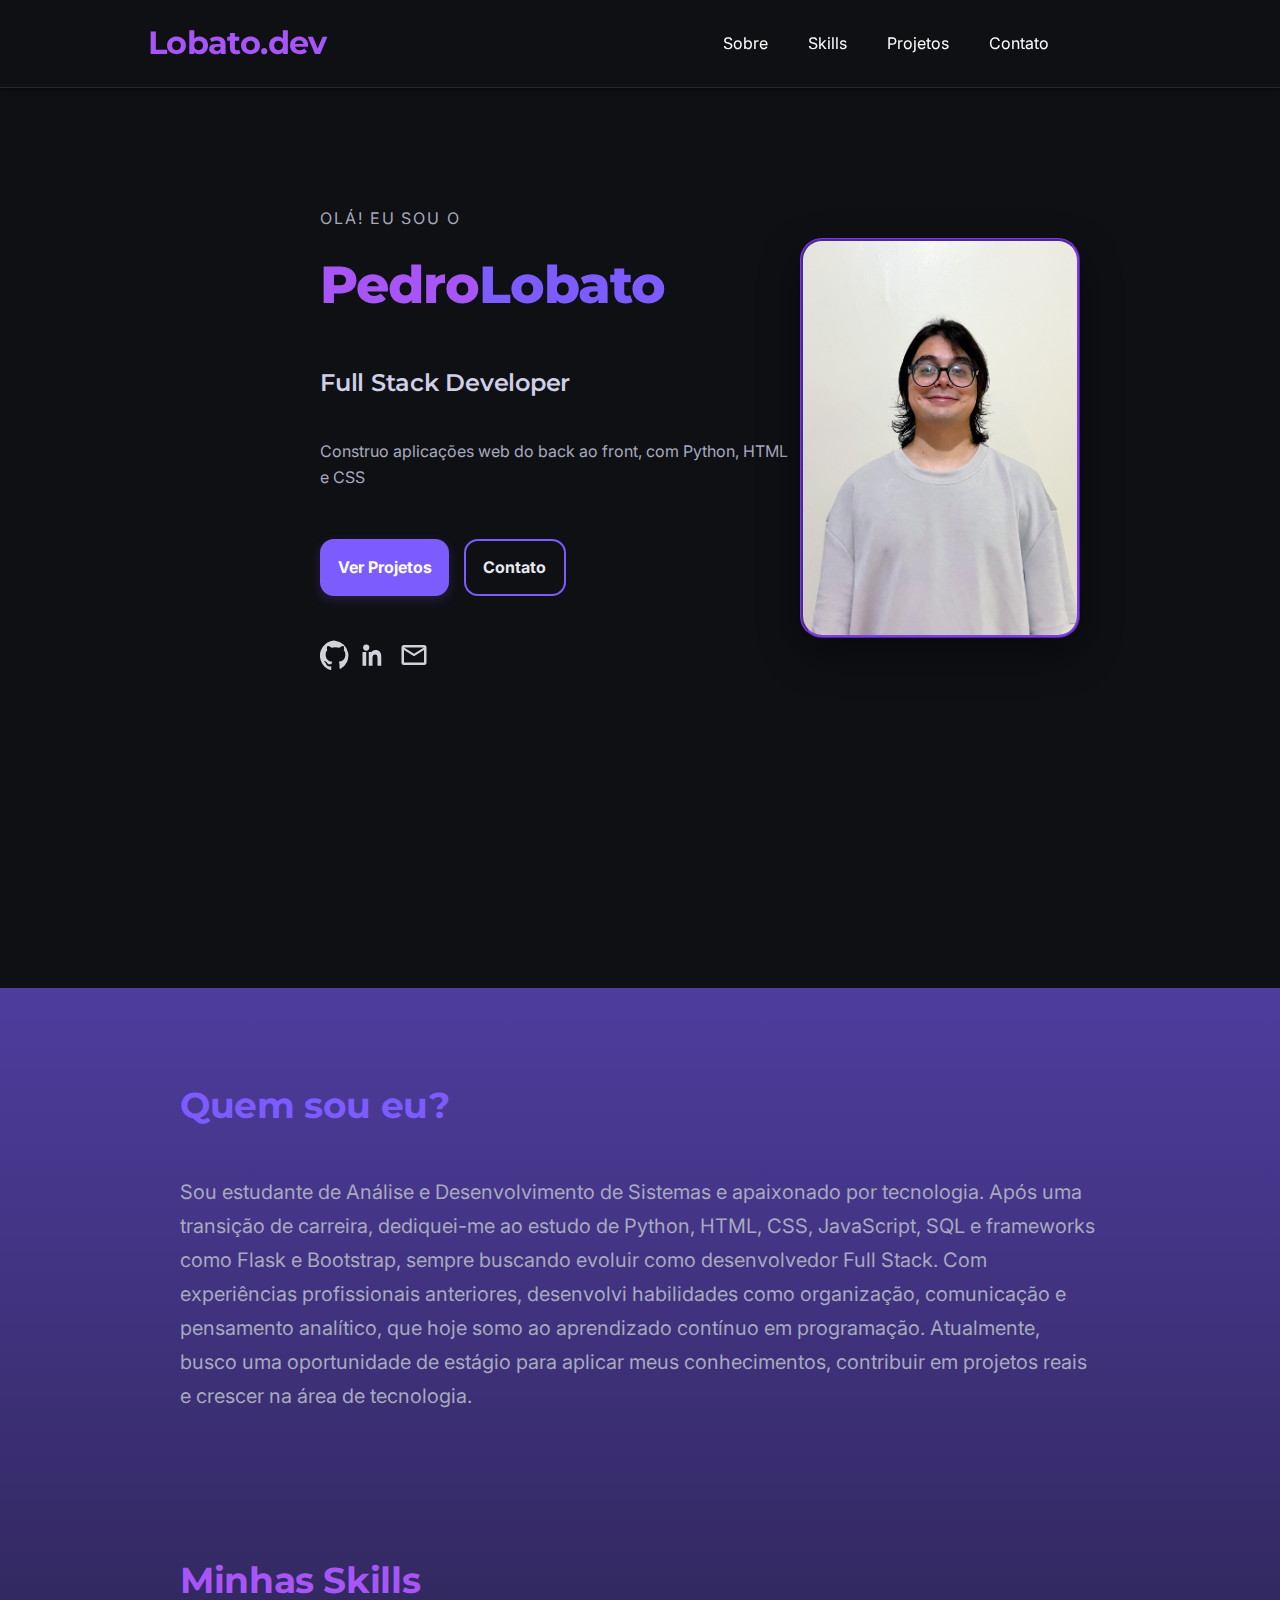
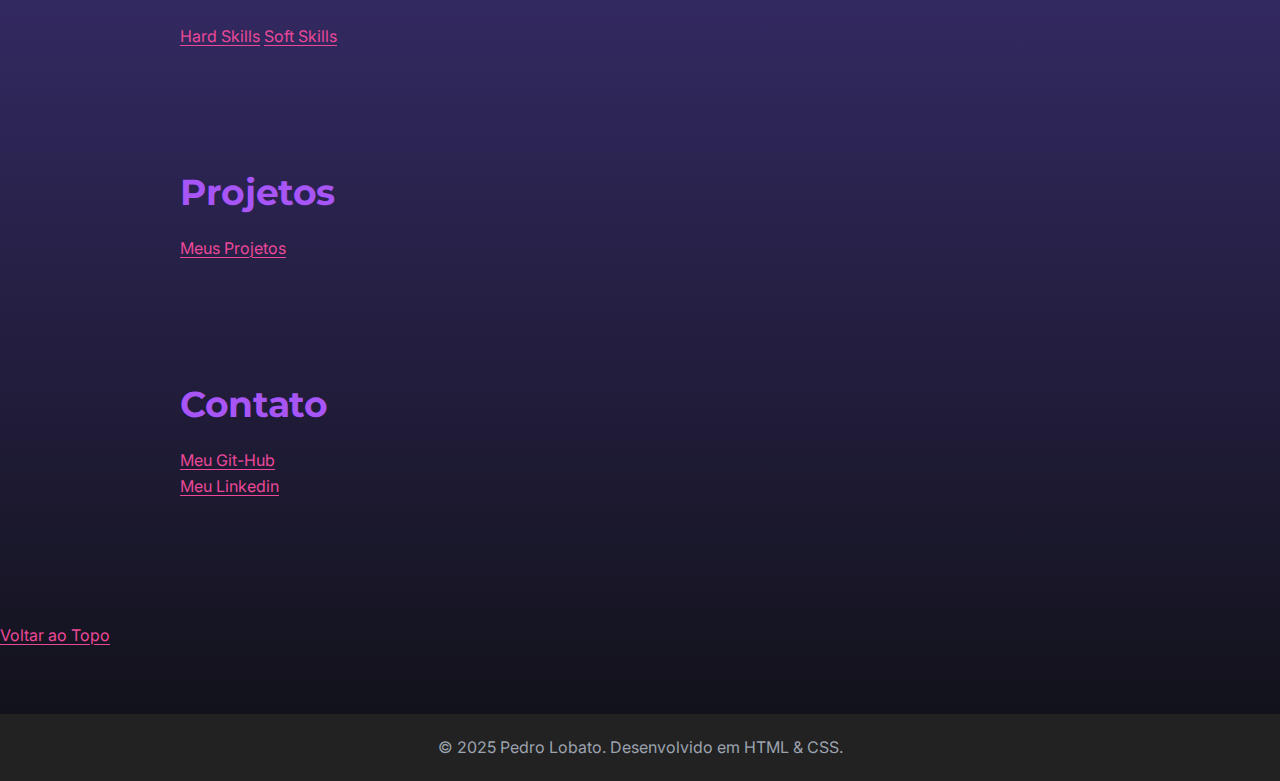
<file: index.html>
<!DOCTYPE html>
<html lang="en">
<head>
    <meta charset="UTF-8">
    <meta name="viewport" content="width=device-width, initial-scale=1.0">
    <meta name="keywords" content="portfolio,programacao,curriculo">
    <meta name="description" content="Essa é minha página profissional">
    <meta name="author" content="Pedro Lobato">
    <title>Portfólio | Pedro Lobato</title>
    <link rel="stylesheet" href="style.css">
</head>

<body>

    <div id="topo"></div>
    <header>
        <h1>Lobato.dev</h1>
        <nav>
            <ul>
               <li><a href="#sobre">Sobre</a></li> 
               <li><a href="#skills">Skills</a></li>
               <li><a href="#projetos">Projetos</a></li>
               <li><a href="#contato">Contato</a></li>
            </ul>
        </nav>
    </header>

<main>

    <section id="home" class="hero">

            <div class="hero_content">

                <p class="hero_eyebrow">Olá! eu sou o</p>

                <h1 class="hero_title">Pedro<span>Lobato</span></h1>

                <h2 class="hero_subtitle">Full Stack Developer</h2>

                <p class="hero_description">Construo aplicações web do back ao front, com Python, HTML e CSS</p>

                <div class="hero_cta">
                    <a href="#projetos" class="btn btn--primary">Ver Projetos</a>
                    <a href="#contato" class="btn btn--ghost">Contato</a>
                </div>

                <nav class="hero__social" aria-label="Redes Sociais">
                    <a href="https://www.github.com/lobato-ph17" target="_blank" rel="noopener" aria-label="GitHub" class="social">
                        <svg viewBox="0 0 24 24" class="social_icon" aria-hidden="true"><path d="M12 .5a12 12 0 0 0-3.8 23.4c.6.1.8-.3.8-.6v-2.2c-3.3.7-4-1.6-4-1.6-.6-1.4-1.4-1.8-1.4-1.8-1.1-.8.1-.8.1-.8 1.2.1 1.9 1.2 1.9 1.2 1.1 1.9 2.9 1.4 3.6 1.1.1-.8.4-1.4.7-1.8-2.6-.3-5.4-1.3-5.4-6a4.7 4.7 0 0 1 1.3-3.3 4.3 4.3 0 0 1 .1-3.2s1-.3 3.4 1.3a11.9 11.9 0 0 1 6.2 0c2.4-1.6 3.4-1.3 3.4-1.3a4.3 4.3 0 0 1 .1 3.2 4.7 4.7 0 0 1 1.3 3.3c0 4.7-2.8 5.7-5.5 6 .4.3.8 1 .8 2v3c0 .3.2.7.8.6A12 12 0 0 0 12 .5Z"/></svg>
                        </a>
                        <a href="https://www.linkedin.com/in/lobato-dev/" target="_blank" rel="noopener" aria-label="linkedin" class="social">
                            <svg viewBox="0 0 24 24" class="social_icon" aria-hidden="true"><path d="M4.98 3.5a2.5 2.5 0 1 1 0 5.001 2.5 2.5 0 0 1 0-5Zm.02 6H2v11h3V9.5Zm5 0H7v11h3v-6c0-1.6.4-2.9 2.1-2.9 1.6 0 1.9 1.3 1.9 3v5.9h3V13c0-3.5-1.9-5.1-4.5-5.1-2 0-2.9 1.1-3.5 1.9V9.5Z"/></svg>
                        </a>
                        <a href="mailto:lobato.ph17@gmail.com" aria-label="Email" class="social">                       
                            <svg viewBox="0 0 24 24" class="social_icon" aria-hidden="true"><path d="M2 6a2 2 0 0 1 2-2h16a2 2 0 0 1 2 2v12a2 2 0 0 1-2 2H4a2 2 0 0 1-2-2V6Zm2 0 8 5 8-5H4Zm16 12V8l-8 5-8-5v10h16Z"/></svg>
                    </a>
                </nav>    
            </div>

            <div class="hero_visual">
                    <img src="images/Lobato.PNG" alt="Foto de Pedro Lobato" class="hero_photo">
            </div>

    </section>

    <section class="container">

        <section id="sobre" class="sobre">
                <h2>Quem sou eu?</h2>
                <p>Sou estudante de Análise e Desenvolvimento de Sistemas e apaixonado por tecnologia. Após uma transição de carreira, dediquei-me ao estudo de Python, HTML, CSS, JavaScript, SQL e frameworks como Flask e Bootstrap, sempre buscando evoluir como desenvolvedor Full Stack.
                Com experiências profissionais anteriores, desenvolvi habilidades como organização, comunicação e pensamento analítico, que hoje somo ao aprendizado contínuo em programação.
                Atualmente, busco uma oportunidade de estágio para aplicar meus conhecimentos, contribuir em projetos reais e crescer na área de tecnologia.</p>
        </section>
        <br>

        <section id="Skills">
            <h2>Minhas Skills</h2>
            <a href="skills.html" target="_blank" id="skills">Hard Skills</a>
            <a href="minhasqualidades.html">Soft Skills</a>
        </section>
        <br>
        
        <section id="projetos">
            <h2>Projetos</h2>
            <a href="">Meus Projetos</a>
        </section>
        <br>

        <section id="contato">
            <h2>Contato</h2>
            <a href="https://github.com/lobato-ph17" target="_blank">Meu Git-Hub</a> <br>
            <a href="https://www.linkedin.com/in/lobato-dev">Meu Linkedin</a>
        </section>

    </section>

</main>
    <br>
    <a href="#topo">Voltar ao Topo</a> <br><br>
    <footer>
        <p>© 2025 Pedro Lobato. Desenvolvido em HTML & CSS.</p>
    </footer>
</body>

</html>
</file>
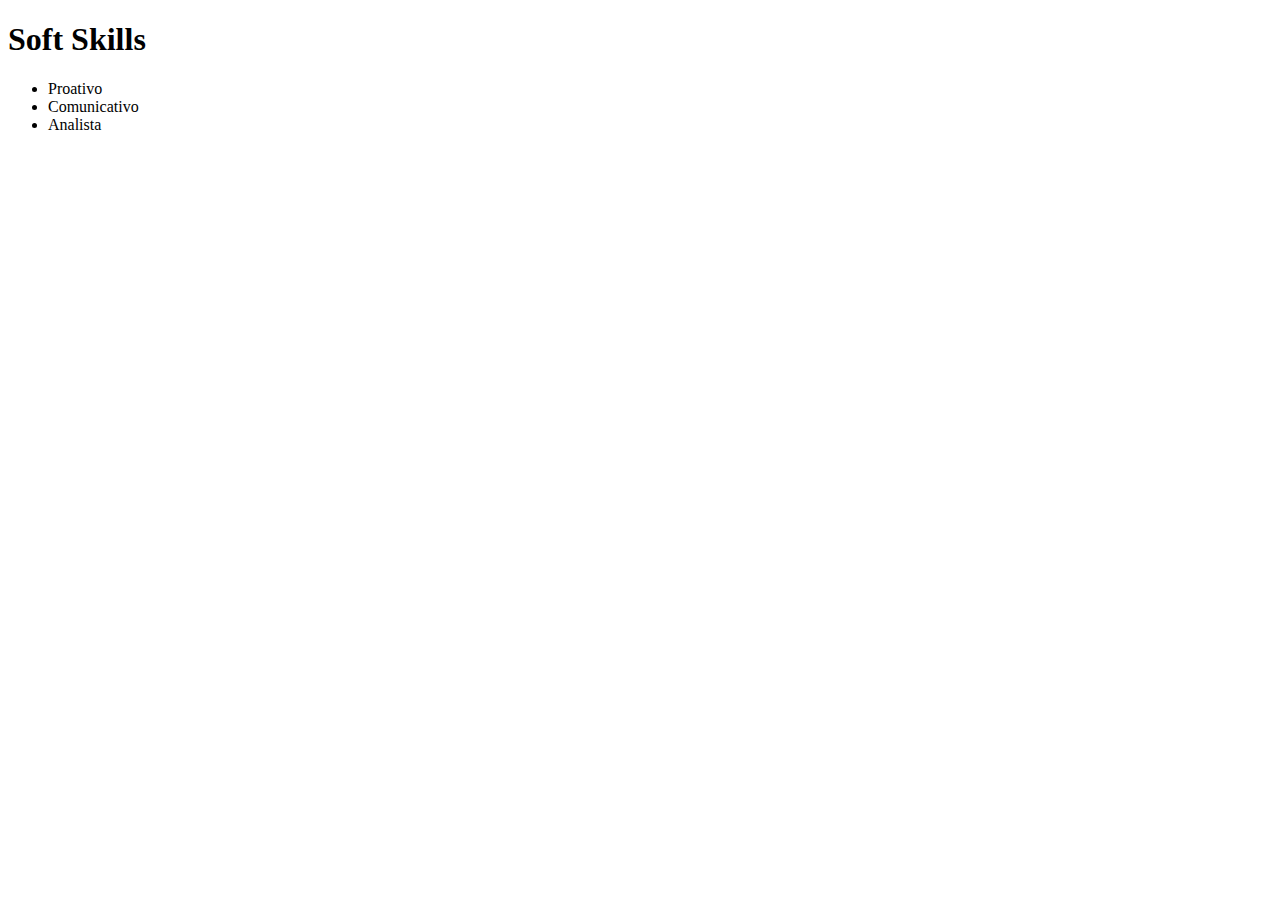
<file: minhasqualidades.html>
<!DOCTYPE html>
<html lang="en">
<head>
    <meta charset="UTF-8">
    <meta name="viewport" content="width=device-width, initial-scale=1.0">
    <title>Document</title>
</head>
<body>
    <h1>Soft Skills</h1>
    <ul>
        <li>Proativo</li>
        <li>Comunicativo</li>
        <li>Analista</li>
    </ul>
</body>
</html>
</file>
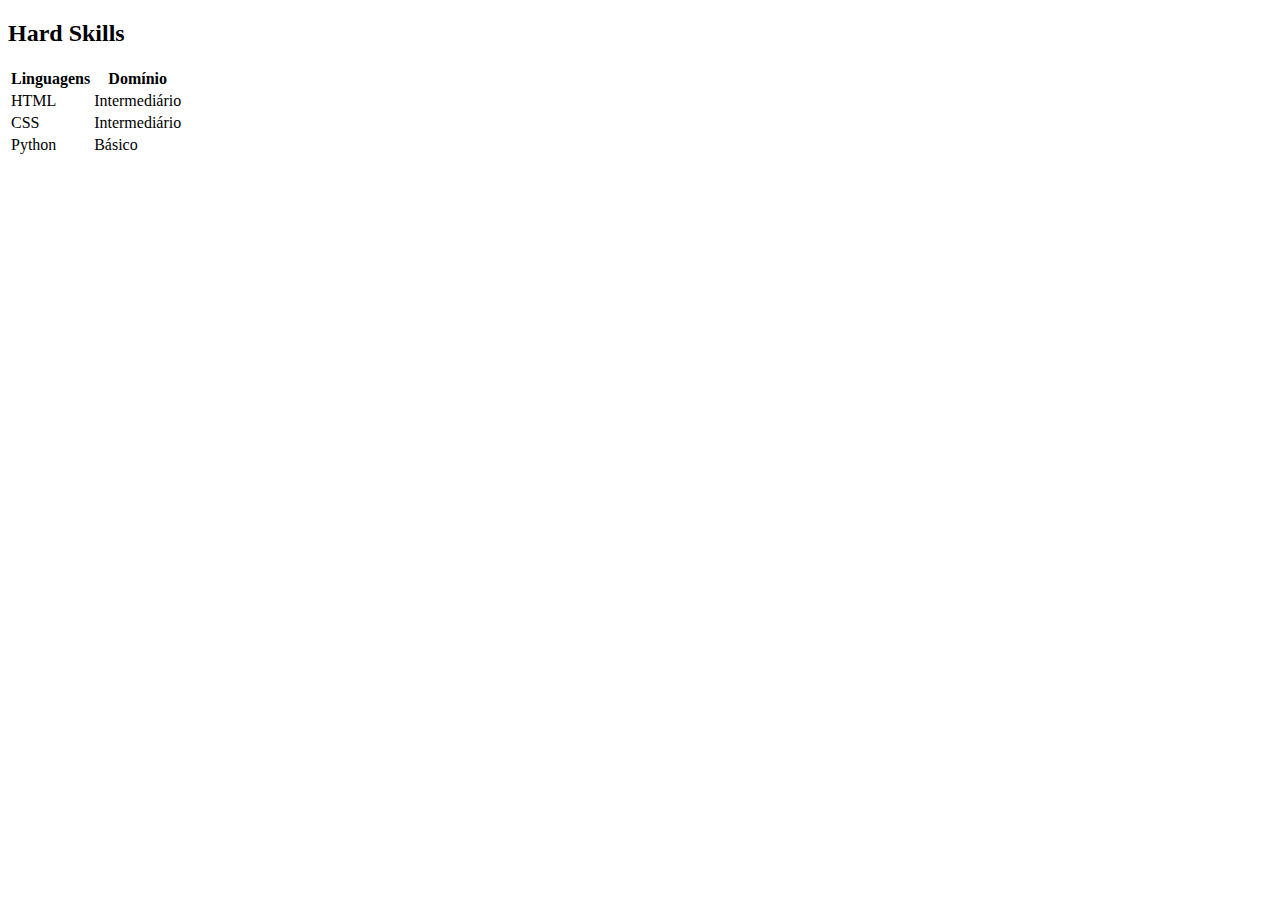
<file: skills.html>
<!DOCTYPE html>
<html lang="en">
<head>
    <meta charset="UTF-8">
    <meta name="viewport" content="width=device-width, initial-scale=1.0">
    <title>Document</title>
</head>
<body>
    <h2>Hard Skills</h2>
    
    <table>
        <tr>
            <th>Linguagens</th>
            <th>Domínio</th>
        </tr>

        <tr>
            <td>HTML</td>
            <td>Intermediário</td>
        </tr>

        <tr>
            <td>CSS</td>
            <td>Intermediário</td>
        </tr>

        <tr>
            <td>Python</td>
            <td>Básico</td>
        </tr>

    </table>
</body>
</html>
</file>
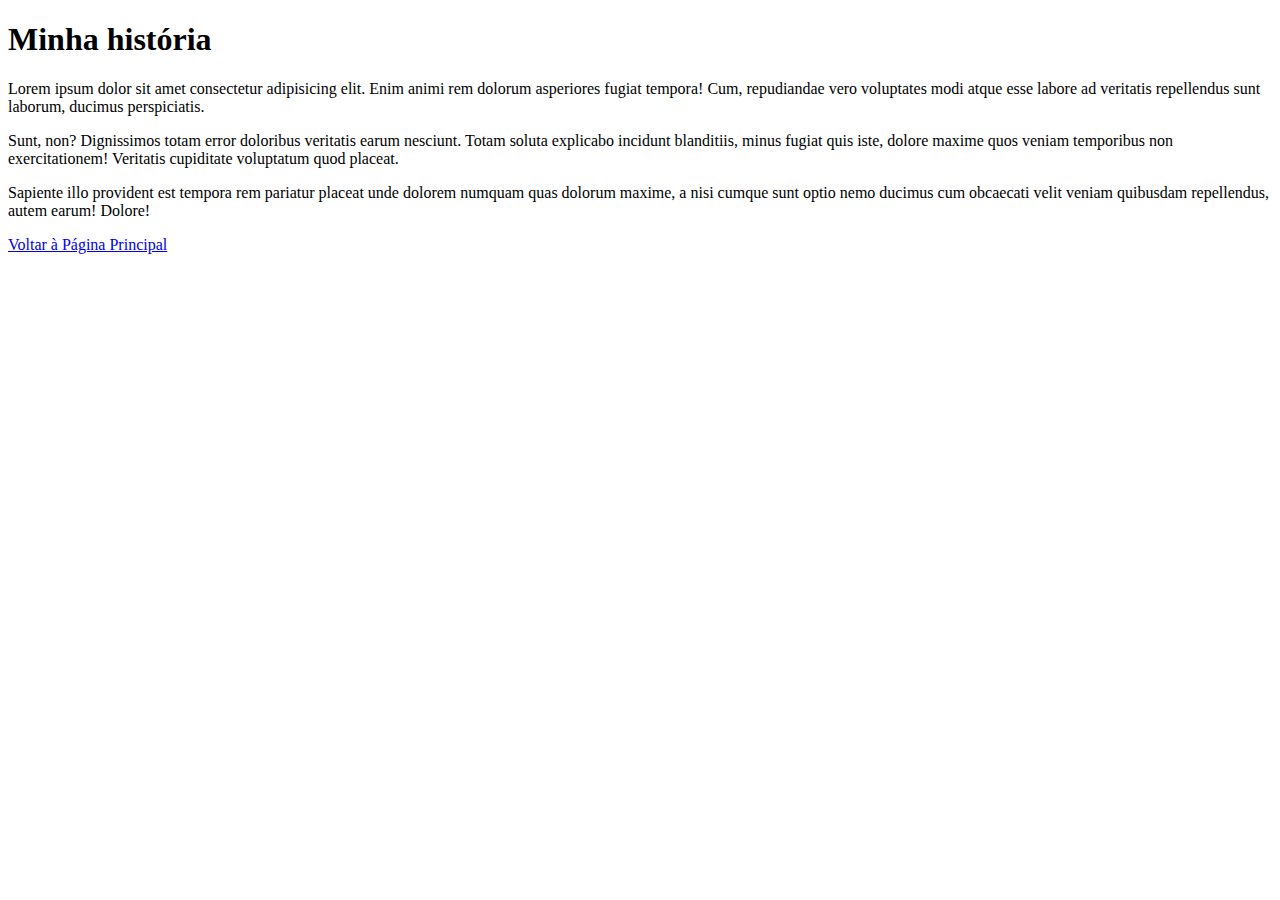
<file: sobre.html>
<!DOCTYPE html>
<html lang="en">
<head>
    <meta charset="UTF-8">
    <meta name="viewport" content="width=device-width, initial-scale=1.0">
    <title>Document</title>
</head>
<body>
    <h1>Minha história</h1>

    <p>Lorem ipsum dolor sit amet consectetur adipisicing elit. Enim animi rem dolorum asperiores fugiat tempora! Cum, repudiandae vero voluptates modi atque esse labore ad veritatis repellendus sunt laborum, ducimus perspiciatis.</p>
    <p>Sunt, non? Dignissimos totam error doloribus veritatis earum nesciunt. Totam soluta explicabo incidunt blanditiis, minus fugiat quis iste, dolore maxime quos veniam temporibus non exercitationem! Veritatis cupiditate voluptatum quod placeat.</p>
    <p>Sapiente illo provident est tempora rem pariatur placeat unde dolorem numquam quas dolorum maxime, a nisi cumque sunt optio nemo ducimus cum obcaecati velit veniam quibusdam repellendus, autem earum! Dolore!</p>

    <a href="index.html">Voltar à Página Principal</a>


</body>
</html>
</file>
<file: style.css>
@import url('https://fonts.googleapis.com/css2?family=Montserrat:wght@400;700&family=Inter:wght@400;500&display=swap');

html {
  -webkit-text-size-adjust: 100%;
  scroll-behavior: smooth;
}

:root{
  --bg: #0f1014;           
  --surface: #171922;      
  --text: #e8e8f0;         
  --muted: #a7a9be;        
  --accent: #7c5cff;        
  --accent-strong: #7c3aed;
  --line: rgba(255,255,255,.08);    

  --space-1: .25rem;   /* 4px */
  --space-2: .5rem;    /* 8px */
  --space-3: .75rem;   /* 12px */
  --space-4: 1rem;     /* 16px */
  --space-5: 1.5rem;   /* 24px */
  --space-6: 2rem;     /* 32px */
  --space-7: 3rem;     /* 48px */
  --space-8: 4rem;     /* 64px */ 

  --radius-md: 12px;
  --radius-xl: 16px;
  --radius-2xl: 24px;

  --shadow-sm: 0 1px 1px rgba(0,0,0,.25);
  --shadow-md: 0 6px 18px rgba(0,0,0,.35);
  --shadow-lg: 0 18px 40px rgba(0,0,0,.45);

  --dur: .2s;
  --ease: cubic-bezier(.2,.7,.2,1);

  --content-max: 1100px;
}

* {
    margin: 0;
    padding: 0;
    box-sizing: border-box;
}

body {
  margin: 0;
  background: linear-gradient(var(--accent),var(--bg) ) no-repeat;
  color: var(--text);
  font-family:Inter, system-ui, -apple-system, Segoe UI, Roboto, "Helvetica Neue", Arial, sans-serif;
  line-height: 1.65;
  text-rendering: optimizeLegibility;
}

h1,h2,h3,h4,h5,h6,p { margin: 0; }

ul[role="list"], ol[role="list"] { list-style: none; margin: 0; padding: 0; }

img, svg, video, canvas {
  display: block;
  max-width: 100%;
}

a { color: inherit; text-decoration-thickness: .08em; text-underline-offset: .2em; }

:focus-visible {
  outline: 2px solid var(--muted);
  outline-offset: 2px;
}

header {
    background:var(--bg) ;
    color: #fff;
    padding: 25px 25px;
    position: sticky;
    top: 0;
    z-index: 1000;
    box-shadow: 0 2px 5px rgba(0,0,0,0.4);
    border-bottom: 1px solid rgba(255, 255, 255, 0.1);
    display: flex;
    align-items: center;
    justify-content: space-between;
}

header h1 {
    font-size: 2rem;
    font-weight: 700;
    margin: 0;
    flex: 1;
    text-align: left;
    padding-left: 10%;
}

header nav {
    flex: 2;

}
header nav ul {
    display: flex;
    list-style: none;
    justify-content: center;
    gap: 40px;
    margin: 0;
    padding: 0;
}

header nav ul li a{
    color: #fff;
    text-decoration: none;
    transition: color 0.3 ease;
}

header nav ul li a:hover {
    color: #a855f7;
}

section{
    padding: 60px 20px;
    max-width: 1000px;
    margin: auto;
    padding-block: var(--space-7);
}

h1 { font-family: Montserrat, Inter, sans-serif; font-weight: 700; letter-spacing: -0.02em;
     font-size: clamp(2rem, 1.2rem + 3vw, 3.25rem); line-height: 1.15; }
h2 { font-family: Montserrat, Inter, sans-serif; font-weight: 700; letter-spacing: -0.01em;
     font-size: clamp(1.5rem, 1rem + 2vw, 2.25rem); line-height: 1.2; }
h3 { font-family: Montserrat, Inter, sans-serif; font-weight: 700;
     font-size: clamp(1.25rem, .9rem + 1vw, 1.5rem); line-height: 1.25; }

.lead { font-size: clamp(1rem, .9rem + .6vw, 1.25rem); color: var(--muted); }

.small { font-size: .875rem; color: var(--muted); }

h1, h2, h3, h4{
    color: #a855f7;
    margin-bottom: 20px;
}

a {
    color: #ec4899;
    transition: color 0.3s ease;
}

a:hover{
    color: #fff;
}

footer {
    text-align: center;
    background: #222;
    color: #9ca3af;
    padding: 20px;
    margin-top: 40px;
}

#home {
    padding: 0;
    max-width: 100%;
}
.hero{
    display: flex;
    align-items: center;
    justify-content: center;
    background: var(--bg);
    height: 100vh;
    gap: 0px;
}

.hero_container{
    display: flex;
    width: 100%;
    gap: 3rem;
    align-items: center;
    margin: 0;
    padding: 0;
}

.hero_content{
    flex: 1;
    display: flex;
    gap: 1.5rem;
    flex-direction: column;
    justify-content: flex-end;
    color: var(--text);
    max-width: 500px;
    margin-top: -200px;
    margin-left: 20rem;
}

.hero_photo{
    flex: 1;
    display: flex;
    justify-content: center;
    align-items: center;
    max-width: 360px;
    height: 400px;
    border: .2em ridge var(--accent-strong);
    border-radius: 22px;
    object-fit: cover;
    box-shadow: 0 16px 40px rgba(0,0,0,.45), 0 0 0 1px rgba(255,255,255,.04) inset;
    margin-top: -200px;
    margin-right: 200px;
    
}

.hero_eyebrow{
    text-transform: uppercase;
    letter-spacing: .12em;
    font-size: 1rem;
    color: var(--muted);
}

.hero_title{
    
    font-size: clamp(2rem, 5vw, 3.25rem);
    line-height: 1.1;
    font-weight: 800;
    margin: 0;
    margin-bottom: var(--space-5);
}

.hero_title span{
    color: var(--accent);
}

.hero_subtitle{
    font-size: clamp(1.1rem, 2.4vw, 1.5rem);
    color: #cfcfe6;
    font-weight: 600;
    margin: .5rem 0 1rem;
}

.hero_description{
    color: var(--muted);
    max-width: 52ch;
    margin-bottom: 1.5rem;
}

.hero_cta{
    display: flex;
    gap: .9rem;
    flex-wrap: wrap;
    margin-bottom: 1.25rem;
}

.btn {
    display: inline-flex;
    align-items: center;
    justify-content: center;
    padding: .85rem 1.1rem;
    border-radius: 14px;
    font-weight: 700;
    text-decoration: none;
    transition: transform .15s ease, box-shadow .15s ease, background .15s ease, color .15s ease;
}

.btn--primary{
    background: var(--accent);
    color: white;
    box-shadow: 0 4px 12px rgba(139, 92, 246, .2);
}

.btn--primary:hover{
    background: var(--accent-strong);
    transform: translateY(-1px)
}

.btn--ghost{
    border: 2px solid var(--accent);
    color: var(--text);
}

.btn--ghost:hover{
    background: rgba(139, 92, 246, .12);
    transform: translateY(-1px);
}

.hero__social{
    display: flex;
    gap: .6rem;
}


.social:hover{
    transform: translateY(-2px);
    background: #1b1e2a;
    border-color: rgba(139,92,246,.5);
}

.social_icon{
    width: 30px;
    height: 30px;
    fill: var(--text);
    opacity: .9;
}

.hero_visual{
    flex: 1;
    display: flex;
    justify-content: center;
    align-items: center;
}


.sobre {
  text-align: left;
  max-width: 1000px;
  margin: 0 auto;
}

.sobre h2{
    margin-bottom: 3rem;
    color: var(--accent);
}

.sobre p {
    color: var(--muted);
    line-height: 1.7;
    margin-bottom: 1.5rem;
    font-size: 1.25rem;
}
</file>
